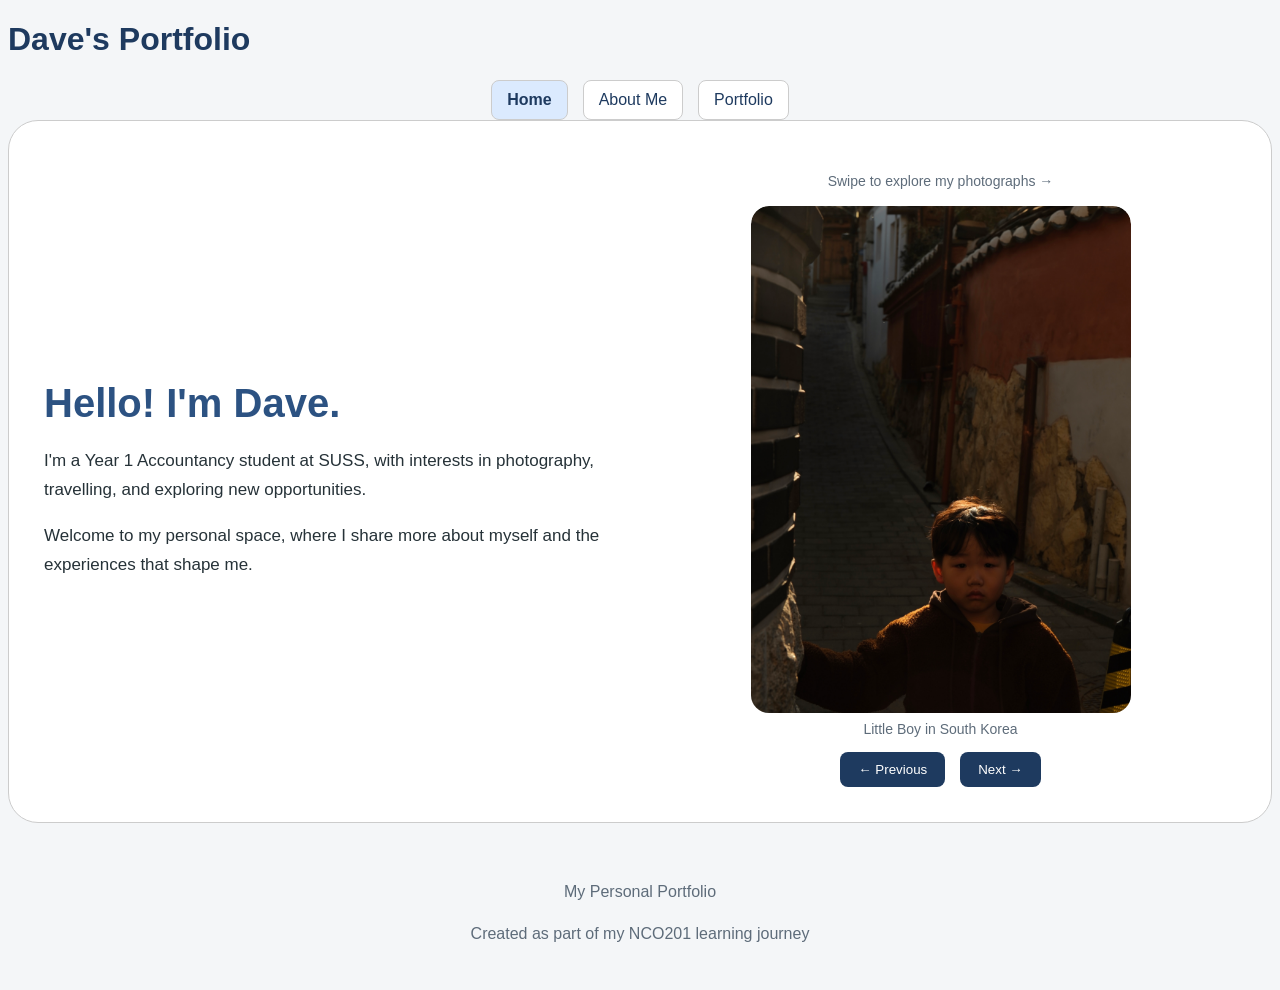
<file: index.html>
<!DOCTYPE html>
<html lang="en">

<head>
    <meta charset="UTF-8">
    <meta name="viewport" content="width=device-width, initial-scale=1.0">
    <title>My Portfolio</title>
    <link rel="stylesheet" href="style.css">
</head>

<body class="page-home">

    <header>
        <h1> Dave's Portfolio</h1>

        
        <nav>
            <a href="index.html" aria-current="page">Home</a>
            <a href="about.html">About Me</a>
            <a href="portfolio.html">Portfolio</a>
        </nav>

    </header>
    
    
<main>
    <section class="hero">

        <div class="hero-intro">
            <h2>Hello! I'm Dave.</h2>

            <p>
                I'm a Year 1 Accountancy student at SUSS,
                with interests in photography, travelling,
                and exploring new opportunities.
            </p>

            <p>
                Welcome to my personal space, where
                I share more about myself and the
                experiences that shape me.
            </p>

        </div>

        
<div class="hero-picture">

    <p class="carousel-hint">
        Swipe to explore my photographs →
    </p>

    <div class="hero-carousel"
        tabindex="0"
        aria-label="My photograph collection">

        <figure class="hero-slide">
            <img src="homepage-1.jpeg"
                alt="Description of photograph 1">
            <figcaption>Little Boy in South Korea</figcaption>
        </figure>

        <figure class="hero-slide">
            <img src="homepage-2.jpeg"
                alt="Description of photograph 2">
            <figcaption>Skiing in South Korea</figcaption>
        </figure>

        <figure class="hero-slide">
            <img src="homepage-3.jpeg"
                alt="Description of photograph 3">
            <figcaption>Statue in Busan</figcaption>
        </figure>

        <figure class="hero-slide">
            <img src="homepage-4.jpeg"
                alt="Description of photograph 4">
            <figcaption>Straight Road in Inner Mongolia</figcaption>
        </figure>

        <figure class="hero-slide">
            <img src="homepage-5.jpeg"
                alt="Description of photograph 5">
            <figcaption>Motorbike in Vietnam</figcaption>
        </figure>

    </div>

    <div class="carousel-controls">
        <button type="button" id="previous-photo">
            ← Previous
        </button>

        <button type="button" id="next-photo">
            Next →
        </button>
    </div>


</div>


    </section>
</main>


    <footer>
        <p>My Personal Portfolio</p>
        <p>Created as part of my NCO201 learning journey</p>
    </footer>
    
    <script src="script.js"></script>

</body>

</html>
</file>
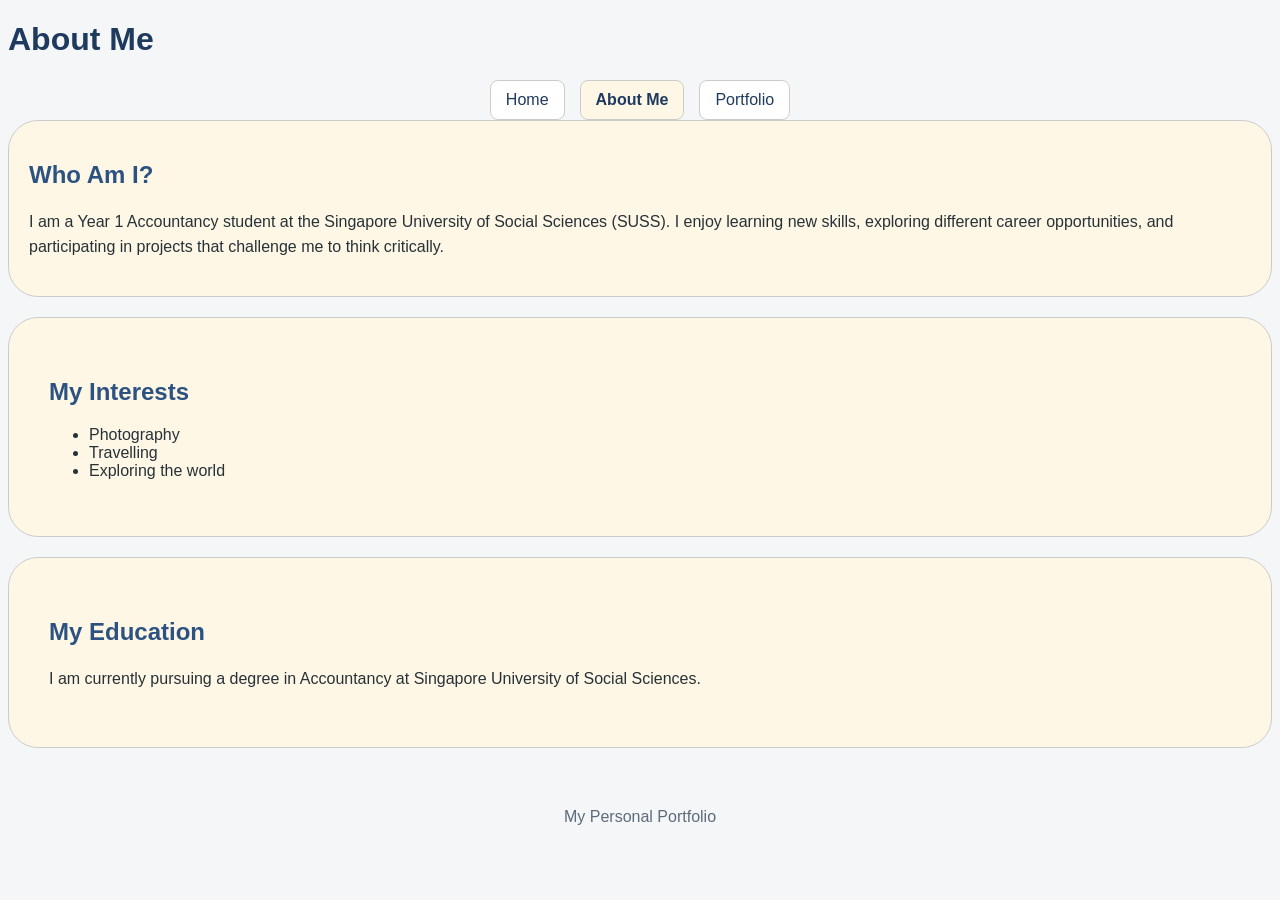
<file: about.html>
<!DOCTYPE html>
<html lang="en">

<head>
    <meta charset="UTF-8">
    <meta name="viewport" content="width=device-width, initial-scale=1.0">
    <title>About Me - My Portfolio</title>
    <link rel="stylesheet" href="style.css">
</head>

<body class="page-about">

    <header>
        <h1>About Me</h1>

        
    <nav>
        <a href="index.html">Home</a>
        <a href="about.html" aria-current="page">About Me</a>
        <a href="portfolio.html">Portfolio</a>
    </nav>

    </header>

    <main>
        <section id="about">
            <h2>Who Am I?</h2>

            <p>
                I am a Year 1 Accountancy student at the
                Singapore University of Social Sciences (SUSS).

                I enjoy learning new skills, exploring different
                career opportunities, and participating in projects
                that challenge me to think critically.
            </p>

        </section>

        <section id="interests">
            <h2>My Interests</h2>

            <ul>
                <li>Photography</li>
                <li>Travelling</li>
                <li>Exploring the world</li>
            </ul>
        </section>

        <section id="education">
            <h2>My Education</h2>

            <p>
                I am currently pursuing a degree in Accountancy at Singapore University of Social Sciences.
            </p>

        </section>
    </main>

    <footer>
        <p>My Personal Portfolio</p>
    </footer>

</body>
</html>
</file>
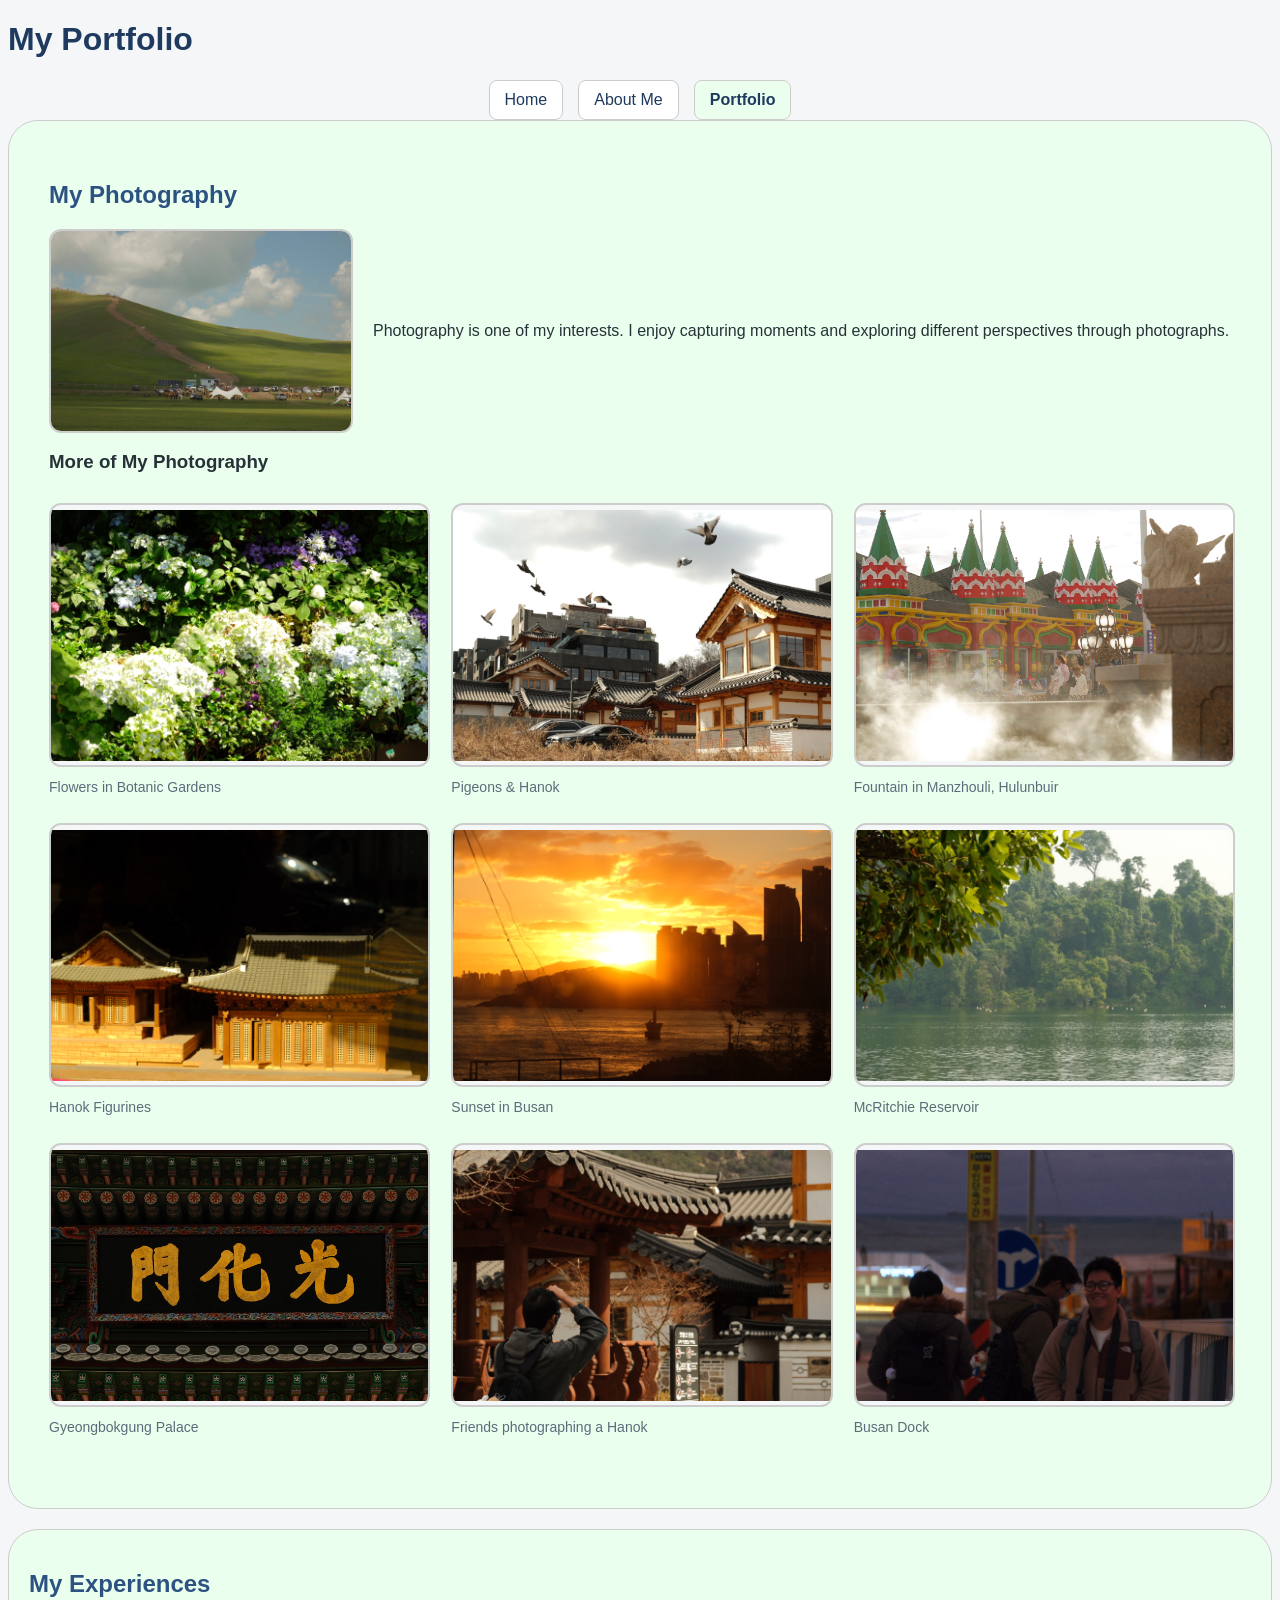
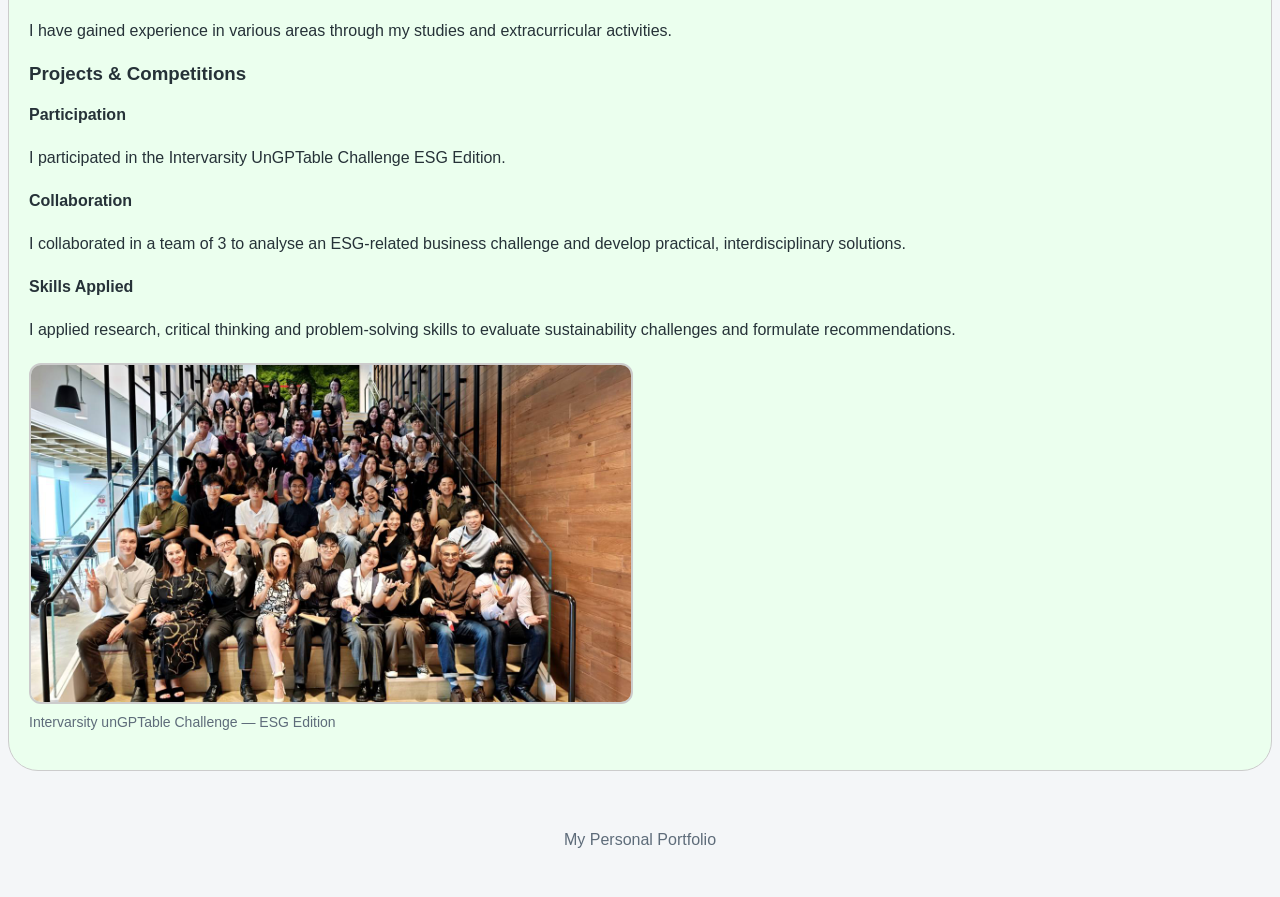
<file: portfolio.html>
<!DOCTYPE html>
<html lang="en">

<head>
    <meta charset="UTF-8">
    <meta name="viewport" content="width=device-width, initial-scale=1.0">
    <title>My Work - My Portfolio</title>
    <link rel="stylesheet" href="style.css">
</head>

<body class="page-portfolio">

    <header>
        <h1> My Portfolio</h1>

        <nav>
            <a href="index.html">Home</a>
            <a href="about.html">About Me</a>
            <a href="portfolio.html" aria-current="page">Portfolio</a>
        </nav>
    </header>

    <main>
        <section id="photography">
            <h2>My Photography</h2>

            <div class="photo-layout">
            <img
                src="my-photo.jpeg"
                alt="A photograph taken by me"
                width="300"
            >

            <p>
            Photography is one of my interests.
            I enjoy capturing moments and exploring
            different perspectives through photographs.
            </p>
            </div>

            <h3>More of My Photography</h3>

            <div class="photo-gallery">
                <figure>
                    <img
                        src="photo-2.jpeg"
                        alt="Description of my second photograph"
                    >
                    <figcaption>Flowers in Botanic Gardens</figcaption>
                </figure>

                <figure>
                    <img
                        src="photo-3.jpeg"
                        alt="Description of my third photograph"
                    >
                    <figcaption>Pigeons & Hanok</figcaption>
                </figure>

                <figure>
                    <img
                        src="photo-4.jpeg"
                        alt="Description of my fourth photograph"
                    >
                    <figcaption>Fountain in Manzhouli, Hulunbuir</figcaption>
                </figure>
                
                <figure>
                    <img src="photo-5.jpeg"
                        alt="Description of photograph 5"
                        loading="lazy">
                    <figcaption>Hanok Figurines</figcaption>
                </figure>

                <figure>
                    <img src="photo-6.jpeg"
                        alt="Description of photograph 6"
                        loading="lazy">
                    <figcaption>Sunset in Busan</figcaption>
                </figure>

                <figure>
                    <img src="photo-7.jpeg"
                        alt="Description of photograph 7"
                        loading="lazy">
                    <figcaption>McRitchie Reservoir</figcaption>
                </figure>

                <figure>
                    <img src="photo-8.jpeg"
                        alt="Description of photograph 8"
                        loading="lazy">
                    <figcaption>Gyeongbokgung Palace</figcaption>
                </figure>

                <figure>
                    <img src="photo-9.jpeg"
                        alt="Description of photograph 9"
                        loading="lazy">
                    <figcaption>Friends photographing a Hanok</figcaption>
                </figure>

                <figure>
                    <img src="photo-10.jpeg"
                        alt="Description of photograph 8"
                        loading="lazy">
                    <figcaption>Busan Dock</figcaption>
                </figure>
        
            </div>

        </section>

        <section id="experiences">
            <h2>My Experiences</h2>    
            <p> 
                I have gained experience in various areas through my studies and extracurricular activities. 
            </p>

            <h3> Projects & Competitions</h3>

            <h4> Participation</h4>
            <p>
                I participated in the Intervarsity UnGPTable Challenge ESG Edition.
            </p>

            <h4> Collaboration</h4>
            <p> 
                I collaborated in a team of 3 to analyse an ESG-related business challenge and develop practical, interdisciplinary solutions.
            </p>

            <h4> Skills Applied</h4>
            <p> 
                I applied research, critical thinking and problem-solving skills to evaluate sustainability challenges and formulate recommendations.
            </p>
            <figure class="project-photo">
                <img
                    src="UnGPTable.jpeg"
                    alt="Photograph from the Intervarsity unGPTable Challenge ESG Edition"
                    loading="lazy"
                >

                <figcaption>
                    Intervarsity unGPTable Challenge — ESG Edition
                </figcaption>
            </figure>

        </section>
    </main>

    <footer>
        <p>My Personal Portfolio</p>
    </footer>

</body>
</html>
</file>
<file: style.css>
body {
    font-family: Arial, sans-serif;
    background-color: #f4f6f8;
    color: #263238;
}

h1 {
    color: #1e3a5f;
    font-size: 32px;
}

h2 {
    color: #2c5282;
}

p {
    color: #263238;
    line-height: 1.6;
}

section {
    background-color: white;
    padding: 40px;
    margin-bottom: 20px;
    border: 1px solid #cccccc;
    border-radius: 30px;
}

#about {
    background-color: #fff7e5;
    padding: 20px;
}

#experiences {
    background-color: #ebffee;
    padding: 20px;
}

nav {
    display: flex;
    justify-content: center;
    gap: 15px;
    flex-wrap: wrap;
}

nav a {
    padding: 10px 15px;
    background-color: white;
    color: #1e3a5f;
    border: 1px solid #cccccc;
    border-radius: 8px;
    text-decoration: none;
}

img {
    max-width: 100%;
    height: auto;
    border-radius: 12px;
    border: 2px solid #cccccc;
}

footer {
    text-align: center;
    padding: 20px;
}

footer p {
    color: #5e6c7a;
}

.photo-layout {
    display: flex;
    align-items: center;
    gap: 20px;
    flex-wrap: wrap;
}

@media (max-width: 600px) {
    section {
        padding: 20px;
        border-radius: 15px;
    }

    h1 {
        font-size: 26px;
    }

    .photo-layout {
    flex-direction: column;
    align-items: flex-start;
}
}

nav a:hover {
    background-color: #dbeafe;
    color: #1e3a5f;
}

nav a[aria-current="page"] {
    font-weight: bold;
}

.page-home nav a[aria-current="page"] {
    background-color: #dbeafe;
}

.page-about nav a[aria-current="page"],
.page-about main section {
    background-color: #fff7e5;
}

.page-portfolio nav a[aria-current="page"],
.page-portfolio main section {
    background-color: #ebffee;
}


/* Editorial photography gallery */


/* Photography gallery */

.photo-gallery {
    display: grid;
    grid-template-columns: repeat(3, minmax(0, 1fr));
    gap: 25px;
    max-width: 1200px;
    margin: 30px auto;
}

/* Each photograph and caption */

.photo-gallery figure {
    margin: 0;
    min-width: 0;
}

/* Consistent photograph frames */

.photo-gallery img {
    display: block;
    width: 100%;
    height: 260px;
    max-height: none;
    object-fit: contain;
    background-color: #f4f6f8;
    border-radius: 12px;
}

/* Captions */

.photo-gallery figcaption {
    margin-top: 10px;
    font-size: 14px;
    line-height: 1.5;
    color: #5e6c7a;
}

/* Tablet */

@media (max-width: 900px) {
    .photo-gallery {
        grid-template-columns: repeat(2, minmax(0, 1fr));
    }
}

/* Mobile */

@media (max-width: 600px) {
    .photo-gallery {
        grid-template-columns: 1fr;
    }
}

/* Tablet layout */

@media (max-width: 1000px) {
    .photo-gallery {
        columns: 2;
    }
}

/* Mobile layout */

@media (max-width: 600px) {
    .photo-gallery {
        columns: 1;
    }
}

/* Homepage hero section */

.page-home .hero {
    display: flex;
    align-items: center;
    flex-wrap: wrap;
    gap: 30px;
    padding: 35px;
    background-color: white;
}

/* Introduction */

.hero-intro {
    flex: 1 1 260px;
    min-width: 0;
}

.hero-intro h2 {
    font-size: 40px;
    line-height: 1.2;
    margin-bottom: 20px;
}

.hero-intro p {
    font-size: 17px;
    line-height: 1.7;
}

/* Homepage photograph */

.hero-picture {
    flex: 1 1 280px;
    min-width: 0;
}

.hero-picture img {
    width: 100%;
    height: auto;
    display: block;
    border-radius: 20px;
}

/* Homepage links */

.hero-links {
    display: flex;
    flex-wrap: wrap;
    gap: 12px;
    margin-top: 25px;
}

.hero-links a {
    padding: 12px 18px;
    background-color: #1e3a5f;
    color: white;
    border-radius: 10px;
    text-decoration: none;
}

/* Mobile adjustments */

@media (max-width: 600px) {
    .page-home .hero {
        padding: 20px;
        gap: 20px;
    }

    .hero-intro h2 {
        font-size: 28px;
    }
}
.hero-links a:hover,
.hero-links a:focus-visible {
    background-color: #2c5282;
}

/* Homepage photo carousel */


/* Homepage portrait carousel */

.hero-carousel {
    display: flex;
    overflow-x: auto;
    scroll-snap-type: x mandatory;
    gap: 0;
    max-width: 380px;
    width: 100%;
    margin: 0 auto;
    border-radius: 18px;
}

.hero-slide {
    flex: 0 0 100%;
    scroll-snap-align: start;
    margin: 0;
    min-width: 0;
}

.hero-slide img {
    display: block;
    width: 100%;
    height: auto;
    aspect-ratio: 3 / 4;
    object-fit: cover;
    border: none;
    border-radius: 18px;
}

.hero-slide figcaption {
    margin-top: 10px;
    text-align: center;
    font-size: 14px;
    color: #5e6c7a;
}

.hero-slide figcaption {
    margin-top: 8px;
    text-align: center;
    font-size: 14px;
    color: #5e6c7a;
}

.carousel-hint {
    text-align: center;
    font-size: 14px;
    color: #5e6c7a;
}

/* Project photograph */

.project-photo {
    max-width: 600px;
    margin: 20px 0;
}

.project-photo img {
    display: block;
    width: 100%;
    height: auto;
    border-radius: 12px;
}

.project-photo figcaption {
    margin-top: 10px;
    font-size: 14px;
    color: #5e6c7a;
}

.carousel-controls {
    display: flex;
    justify-content: center;
    gap: 15px;
    margin-top: 15px;
}

.carousel-controls button {
    padding: 10px 18px;
    background-color: #1e3a5f;
    color: white;
    border: none;
    border-radius: 8px;
    cursor: pointer;
}

.carousel-controls button:hover {
    background-color: #2c5282;
}

/* Hide the horizontal scrollbar */

.hero-carousel {
    scrollbar-width: none;
}

.hero-carousel::-webkit-scrollbar {
    display: none;
}

/* Remove gallery image letterboxing on mobile */

@media (max-width: 600px) {

    .photo-gallery img {
        width: 100%;
        height: auto;
        max-height: none;
        aspect-ratio: auto;
        object-fit: contain;
        background-color: transparent;
    }

}
</file>
